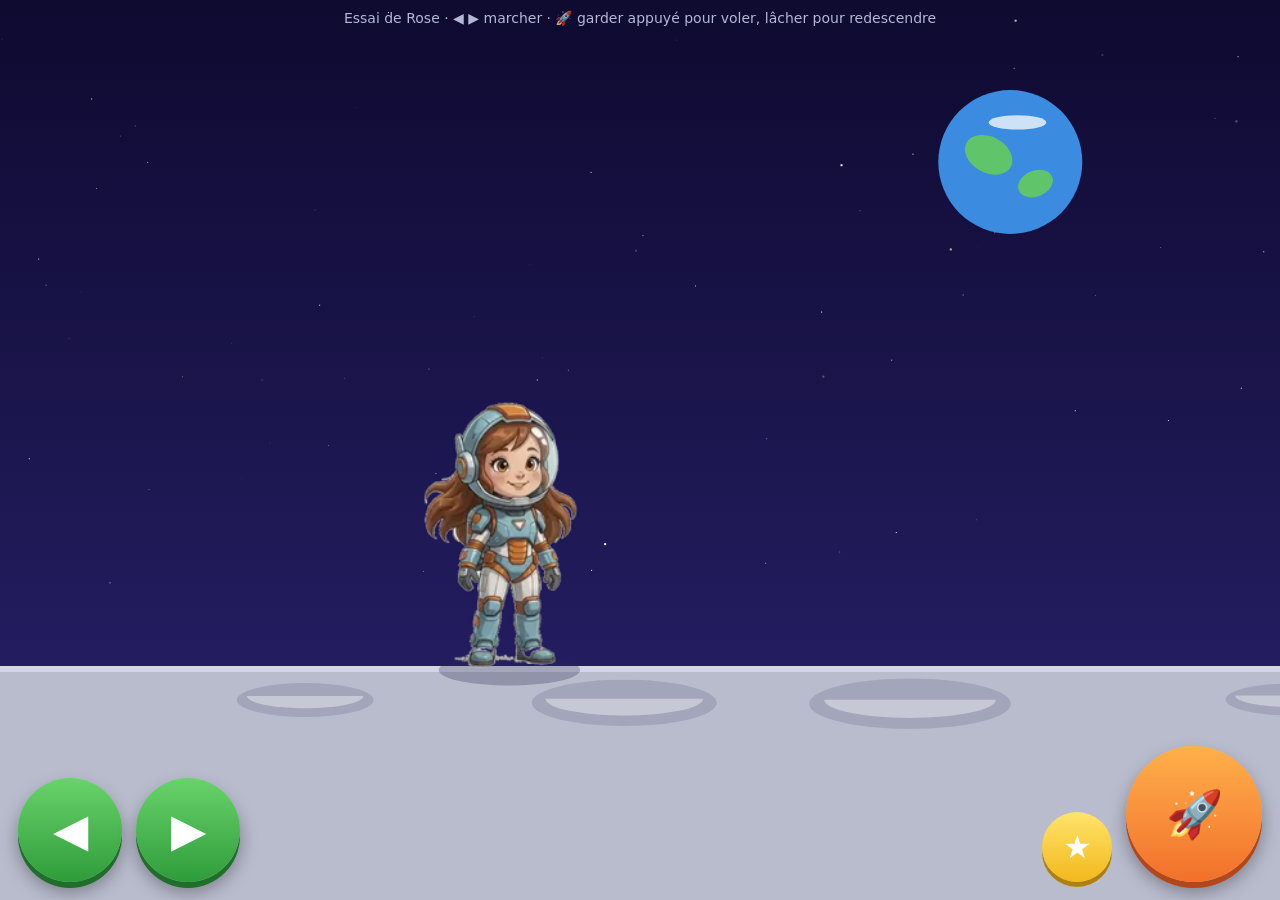
<file: rose.html>
<!DOCTYPE html>
<html lang="fr">
<head>
<meta charset="utf-8">
<meta name="viewport" content="width=device-width, initial-scale=1, viewport-fit=cover, user-scalable=no">
<title>Rose — essai des mouvements</title>
<style>
  html, body { margin: 0; height: 100%; overflow: hidden; background: #140f3a; touch-action: none; -webkit-user-select: none; user-select: none; font-family: system-ui, sans-serif; }
  canvas { display: block; width: 100vw; height: 100dvh; }
  .pad { position: fixed; bottom: max(18px, env(safe-area-inset-bottom)); display: flex; gap: 14px; }
  .pad.l { left: max(18px, env(safe-area-inset-left)); }
  .pad.r { right: max(18px, env(safe-area-inset-right)); align-items: flex-end; }
  .b { width: clamp(64px, 17vmin, 104px); height: clamp(64px, 17vmin, 104px); border-radius: 50%; border: 0; font-size: clamp(28px, 8vmin, 46px); color: #fff;
       background: linear-gradient(#69d36a, #2f9c3b); box-shadow: 0 6px 0 #1f6e2a, 0 10px 18px rgba(0,0,0,.35); -webkit-tap-highlight-color: transparent; }
  .b.on { transform: translateY(4px); box-shadow: 0 2px 0 #1f6e2a; }
  .b.fly { background: linear-gradient(#ffb04a, #f2702c); box-shadow: 0 6px 0 #b4471a, 0 10px 18px rgba(0,0,0,.35); width: clamp(84px, 23vmin, 136px); height: clamp(84px, 23vmin, 136px); }
  .b.fly.on { box-shadow: 0 2px 0 #b4471a; }
  .b.win { background: linear-gradient(#ffe46b, #f2b81c); box-shadow: 0 5px 0 #b0800d; width: clamp(50px, 12vmin, 70px); height: clamp(50px, 12vmin, 70px); font-size: clamp(22px, 6vmin, 32px); }
  .tip { position: fixed; top: 10px; left: 50%; transform: translateX(-50%); color: #dfe3ff; font-size: 14px; opacity: .8; text-align: center; pointer-events: none; }
</style>
</head>
<body>
<canvas id="c"></canvas>
<div class="tip">Essai de Rose · ◀ ▶ marcher · 🚀 garder appuyé pour voler, lâcher pour redescendre</div>
<div class="pad l"><button class="b" id="bl" aria-label="Gauche">◀</button><button class="b" id="br" aria-label="Droite">▶</button></div>
<div class="pad r"><button class="b win" id="bw" aria-label="Victoire">★</button><button class="b fly" id="bf" aria-label="Voler">🚀</button></div>
<script>
(() => {
  // ---------- planche de Rose (assets/rose.webp + rose.json) ----------
  const img = new Image(); img.src = 'assets/rose.webp?v=3';
  let F = null; fetch('assets/rose.json?v=3').then(r => r.json()).then(j => { F = j; });
  const N = (p) => { let n = 0; while (F[p + n]) n++; return n; };

  // ---------- réglages (en pixels de la planche : Rose mesure ~230 px du casque aux pieds) ----------
  const WALK = 205;            // marche avec l'exosquelette : lente et posée
  const WALK_ACC = 900, WALK_DEC = 1400;
  const STEP_PX = 13.2;        // distance parcourue par image de marche (pieds qui ne glissent pas)
  // départ et arrêt de la marche sur les images les plus proches de la pose debout (bras le long du corps, pieds rapprochés)
  const WALK_START = 4, STOP_FADE = .11;   // l'arrêt : fondu un peu plus long vers la pose debout
  const FLY = 400, DASH_AT = 300, FLY_ACC = 1000;
  const RISE = 330, SINK = 270;
  const ceil = () => Math.max(120, (GROUND - H * .1) / zoom - 250);   // Rose reste toujours visible en haut de l'écran
  const FADE = .07;            // fondu entre deux animations différentes
  // TOUTES les images des GIF sont gardées ; entre deux images, on fond l'une dans la suivante : le mouvement est continu à 60 images/s.
  // n = images utilisées, fps = vitesse (les GIF d'origine sont à 10 images/s), loop : 'loop' (boucle), 'pp' (aller-retour), 'once'
  const A = { idle: { n: 10, fps: 6, loop: 'pp' }, hover: { n: 30, fps: 13, loop: 'loop' }, fly: { n: 27, fps: 14, loop: 'loop' }, dash: { n: 30, fps: 15, loop: 'pp' },
              lift: { n: 20, fps: 26, loop: 'once' }, up: { n: 18, fps: 24, loop: 'once' }, down: { n: 20, fps: 26, loop: 'once' }, drop: { n: 20, fps: 28, loop: 'once', src: 'lift', rev: true },
              win: { n: 30, fps: 13, loop: 'once' }, walk: { n: 30, loop: 'loop' } };
  const FPS = Object.fromEntries(Object.entries(A).map(([k, v]) => [k, v.fps]));
  // image (et image suivante + mélange) pour une position décimale dans l'animation
  function sample(name, pos) {
    const a = A[name], n = a.n, src = 'rose_' + (a.src || name);
    let q;
    if (a.loop === 'loop') q = ((pos % n) + n) % n;
    else if (a.loop === 'pp') { const P = 2 * n - 2, p = ((pos % P) + P) % P; q = p < n - 1 ? p : P - p; }
    else q = Math.max(0, Math.min(n - 1, pos));
    let i = Math.floor(q), j = a.loop === 'loop' ? (i + 1) % n : Math.min(n - 1, i + 1), mix = q - i;
    if (a.rev) { i = n - 1 - i; j = n - 1 - j; }
    return { k: src + i, k2: src + j, mix };
  }

  const cv = document.getElementById('c'), ctx = cv.getContext('2d');
  let W = 0, H = 0, dpr = 1, zoom = 1, GROUND = 0;
  function resize() { dpr = Math.min(2, devicePixelRatio || 1); W = innerWidth; H = innerHeight; cv.width = W * dpr; cv.height = H * dpr; zoom = (H * .30) / 210; }
  addEventListener('resize', resize); resize();

  // ---------- commandes ----------
  const key = { l: false, r: false, fly: false };
  const hold = (id, k) => { const b = document.getElementById(id);
    const on = (e) => { e.preventDefault(); key[k] = true; b.classList.add('on'); }, off = (e) => { e.preventDefault(); key[k] = false; b.classList.remove('on'); };
    b.addEventListener('pointerdown', on); b.addEventListener('pointerup', off); b.addEventListener('pointercancel', off); b.addEventListener('pointerleave', off); };
  hold('bl', 'l'); hold('br', 'r'); hold('bf', 'fly');
  document.getElementById('bw').addEventListener('click', () => { if (rose.mode === 'ground' && !rose.anim) play('win', 'ground'); });
  addEventListener('keydown', (e) => { if (e.key === 'ArrowLeft') key.l = true; if (e.key === 'ArrowRight') key.r = true; if (e.key === ' ' || e.key === 'ArrowUp') key.fly = true; });
  addEventListener('keyup', (e) => { if (e.key === 'ArrowLeft') key.l = false; if (e.key === 'ArrowRight') key.r = false; if (e.key === ' ' || e.key === 'ArrowUp') key.fly = false; });

  // ---------- Rose ----------
  // mode : 'ground' (au sol), 'air' (en vol), 'trans' (une animation de jonction est en cours)
  // y = hauteur des pieds au-dessus du sol ; en vol, l'image est posée sur cette hauteur
  const rose = { x: 0, y: 0, vx: 0, vy: 0, face: 1, mode: 'ground', anim: null, walkDist: 0, t: 0, airPose: 'hover', airT: 0 };
  let shown = null, fadeFrom = null, fadeT = 0;
  const topOf = (k) => F[k].top;
  function play(name, then, opts = {}) { rose.anim = { name, t: 0, then, ...opts }; if (name !== 'win') rose.mode = 'trans'; }

  function update(dt) {
    const dir = (key.r ? 1 : 0) - (key.l ? 1 : 0);
    if (dir) rose.face = dir;
    rose.t += dt; rose.airT += dt;
    const a = rose.anim;
    if (rose.mode === 'ground') {
      const target = a ? 0 : dir * WALK;
      const acc = Math.abs(target) > Math.abs(rose.vx) || Math.sign(target) !== Math.sign(rose.vx) ? WALK_ACC : WALK_DEC;
      rose.vx += Math.max(-acc * dt, Math.min(acc * dt, target - rose.vx));
      const was = rose.walking;
      if (Math.abs(rose.vx) > 8 && !a) {
        if (!was) rose.walkDist = WALK_START * STEP_PX;                // on démarre sur un pas qui ressemble à l'arrêt
        rose.walking = true; rose.walkDist += Math.abs(rose.vx) * dt;
      } else if (was) {                                                 // elle s'arrête là où elle est : les jambes s'arrêtent avec elle
        rose.walking = false; stopFade = true;
      }
      if (key.fly && !a) {                                       // décollage : depuis la marche ou depuis l'arrêt
        if (Math.abs(rose.vx) > 60) play('up', 'air', { vx0: rose.vx }); else play('lift', 'air');
      }
    } else if (rose.mode === 'air') {
      const ty = key.fly ? RISE : -SINK;
      rose.vy += Math.max(-1300 * dt, Math.min(1300 * dt, ty - rose.vy));
      rose.y = Math.min(ceil(), rose.y + rose.vy * dt); if (rose.y >= ceil() && rose.vy > 0) rose.vy = 0;
      const target = dir * FLY;
      rose.vx += Math.max(-FLY_ACC * dt, Math.min(FLY_ACC * dt, target - rose.vx));
      const sp = Math.abs(rose.vx), want = sp < 60 ? 'hover' : sp < DASH_AT ? 'fly' : 'dash';
      if (want !== rose.airPose) { rose.airPose = want; rose.airT = 0; }
      // atterrissage : on lance la jonction juste au bon moment pour que l'image raccorde
      if (rose.vy < 0) {
        const moving = sp > 60, name = moving ? 'down' : 'drop';
        const startTop = moving ? topOf('rose_down0') : topOf('rose_lift' + (A.lift.n - 1));
        const hAt = startTop - topOf('rose_hover0');
        if (rose.y <= hAt) { rose.y = 0; rose.vy = 0; play(name, 'ground', { vx0: rose.vx }); }
      }
    } else if (a) {                                               // jonction en cours : c'est l'animation qui mène
      const n = A[a.name].n, dur = (n - 1) / FPS[a.name], k = Math.min(1, a.t / dur);
      if (a.name === 'up') { rose.vx = a.vx0 + (rose.face * FLY * .55 - a.vx0) * k * k; }
      else if (a.name === 'down') { rose.vx = a.vx0 + (rose.face * WALK * (dir ? 1 : .3) - a.vx0) * k; }
      else { rose.vx *= Math.pow(.02, dt); }
    }
    if (a) {
      a.t += dt;
      const n = A[a.name].n;
      if (a.t >= (n - 1) / FPS[a.name]) {
        rose.anim = null;
        if (a.then === 'air') {                                   // on reprend le vol exactement à la hauteur où l'animation s'arrête
          const last = 'rose_' + (A[a.name].src || a.name) + (n - 1);
          rose.y = topOf(last) - topOf('rose_hover0'); rose.vy = 120; rose.mode = 'air'; rose.airPose = Math.abs(rose.vx) < 60 ? 'hover' : 'fly'; rose.airT = 0;
        } else { rose.mode = 'ground'; rose.y = 0; if (a.name === 'down') { rose.walkDist = 0; rose.walking = Math.abs(rose.vx) > 8; } else rose.walking = false; }
      }
    }
    rose.x += rose.vx * dt;
  }

  // quelle image afficher
  function frame() {
    const a = rose.anim;
    if (a) return { ...sample(a.name, a.t * FPS[a.name]), set: a.name, ground: true };
    if (rose.mode === 'air') return { ...sample(rose.airPose, rose.airT * FPS[rose.airPose]), set: rose.airPose };
    if (rose.walking) return { ...sample('walk', rose.walkDist / STEP_PX), set: 'walk', ground: true };
    return { ...sample('idle', rose.t * FPS.idle), set: 'idle', ground: true };
  }

  // ---------- décor de la Lune ----------
  const stars = Array.from({ length: 140 }, () => ({ x: Math.random() * 3000, y: Math.random(), r: Math.random() < .2 ? 2 : 1, tw: Math.random() * 6 }));
  const craters = Array.from({ length: 40 }, (_, i) => ({ x: i * 260 + Math.random() * 120, r: 30 + Math.random() * 60 }));
  function drawBg(cam, time) {
    const g = ctx.createLinearGradient(0, 0, 0, H); g.addColorStop(0, '#0e0a30'); g.addColorStop(1, '#2b2370');
    ctx.fillStyle = g; ctx.fillRect(0, 0, W, H);
    for (const s of stars) { const x = ((s.x - cam * .1) % 3000 + 3000) % 3000 * (W / 1500) - 0; if (x > W) continue; ctx.globalAlpha = .55 + .45 * Math.sin(time * 2 + s.tw); ctx.fillStyle = '#fff6d8'; ctx.fillRect(x, s.y * GROUND * .9, s.r, s.r); }
    ctx.globalAlpha = 1;
    const ex = W * .78 - cam * .03, ey = H * .18, er = Math.min(W, H) * .08;   // la Terre au loin
    ctx.fillStyle = '#3b8be0'; ctx.beginPath(); ctx.arc(ex, ey, er, 0, Math.PI * 2); ctx.fill();
    ctx.fillStyle = '#5fc46a'; ctx.beginPath(); ctx.ellipse(ex - er * .3, ey - er * .1, er * .35, er * .25, .5, 0, Math.PI * 2); ctx.ellipse(ex + er * .35, ey + er * .3, er * .25, er * .18, -.4, 0, Math.PI * 2); ctx.fill();
    ctx.fillStyle = 'rgba(255,255,255,.75)'; ctx.beginPath(); ctx.ellipse(ex + er * .1, ey - er * .55, er * .4, er * .1, 0, 0, Math.PI * 2); ctx.fill();
    ctx.fillStyle = '#b9bccd'; ctx.fillRect(0, GROUND, W, H - GROUND);
    ctx.fillStyle = '#d4d6e3'; ctx.fillRect(0, GROUND, W, 6);
    for (const c of craters) { const x = (c.x - cam) % (40 * 260); const sx = ((x % 10400) + 10400) % 10400 * zoom; if (sx > W + 100) continue;
      ctx.fillStyle = '#a3a6ba'; ctx.beginPath(); ctx.ellipse(sx, GROUND + 26 + c.r * .15, c.r * zoom, c.r * .25 * zoom, 0, 0, Math.PI * 2); ctx.fill();
      ctx.fillStyle = '#c6c8d6'; ctx.beginPath(); ctx.ellipse(sx, GROUND + 22 + c.r * .15, c.r * zoom * .85, c.r * .18 * zoom, 0, 0, Math.PI); ctx.fill(); }
  }

  function drawRose(px, py) {
    const f = frame(); if (!F[f.k]) return;
    const gy0 = f.ground ? GROUND : GROUND - rose.y * zoom;
    if (f.set !== shownSet) { if (shownSet) { fadeFrom = shown; fadeT = 0; fadeGy = lastGy; fadeLen = stopFade ? STOP_FADE : FADE; stopFade = false; } shownSet = f.set; }
    shown = f.mix > .5 ? f.k2 : f.k;
    const draw = (k, alpha, gy) => { const q = F[k]; ctx.save(); ctx.globalAlpha = alpha; ctx.translate(px, gy); ctx.scale(rose.face * zoom, zoom);
      ctx.drawImage(img, q.x, q.y, q.w, q.h, -q.ax, -q.ay, q.w, q.h); ctx.restore(); };
    const gy = gy0;
    // ombre au sol, plus petite quand Rose est haute
    const h = f.ground ? 0 : rose.y, sh = Math.max(.25, 1 - h / 500);
    ctx.fillStyle = `rgba(40,40,80,${.28 * sh})`; ctx.beginPath(); ctx.ellipse(px, GROUND + 4, 55 * zoom * sh, 12 * zoom * sh, 0, 0, Math.PI * 2); ctx.fill();
    draw(f.k, 1, gy); if (f.mix > .01 && f.k2 !== f.k) draw(f.k2, f.mix, gy);      // fondu continu entre deux images voisines
    if (fadeFrom && fadeT < fadeLen) { const k = fadeT / fadeLen; draw(fadeFrom, 1 - k * k * (3 - 2 * k), fadeGy); } else fadeFrom = null;
    lastGy = gy;
  }
  let fadeGy = 0, lastGy = 0, shownSet = null, fadeLen = .13, stopFade = false;

  let last = performance.now(), cam = 0;
  function loop(now) {
    const dt = Math.min(.05, (now - last) / 1000); last = now; fadeT += dt;
    ctx.setTransform(dpr, 0, 0, dpr, 0, 0);
    GROUND = H * .74;
    if (F && img.complete) {
      update(dt);
      cam += ((rose.x - (W * .4) / zoom) - cam) * Math.min(1, dt * 4);
      drawBg(cam, now / 1000);
      drawRose((rose.x - cam) * zoom, 0);
    }
    requestAnimationFrame(loop);
  }
  requestAnimationFrame(loop);
})();
</script>
</body>
</html>
</file>
